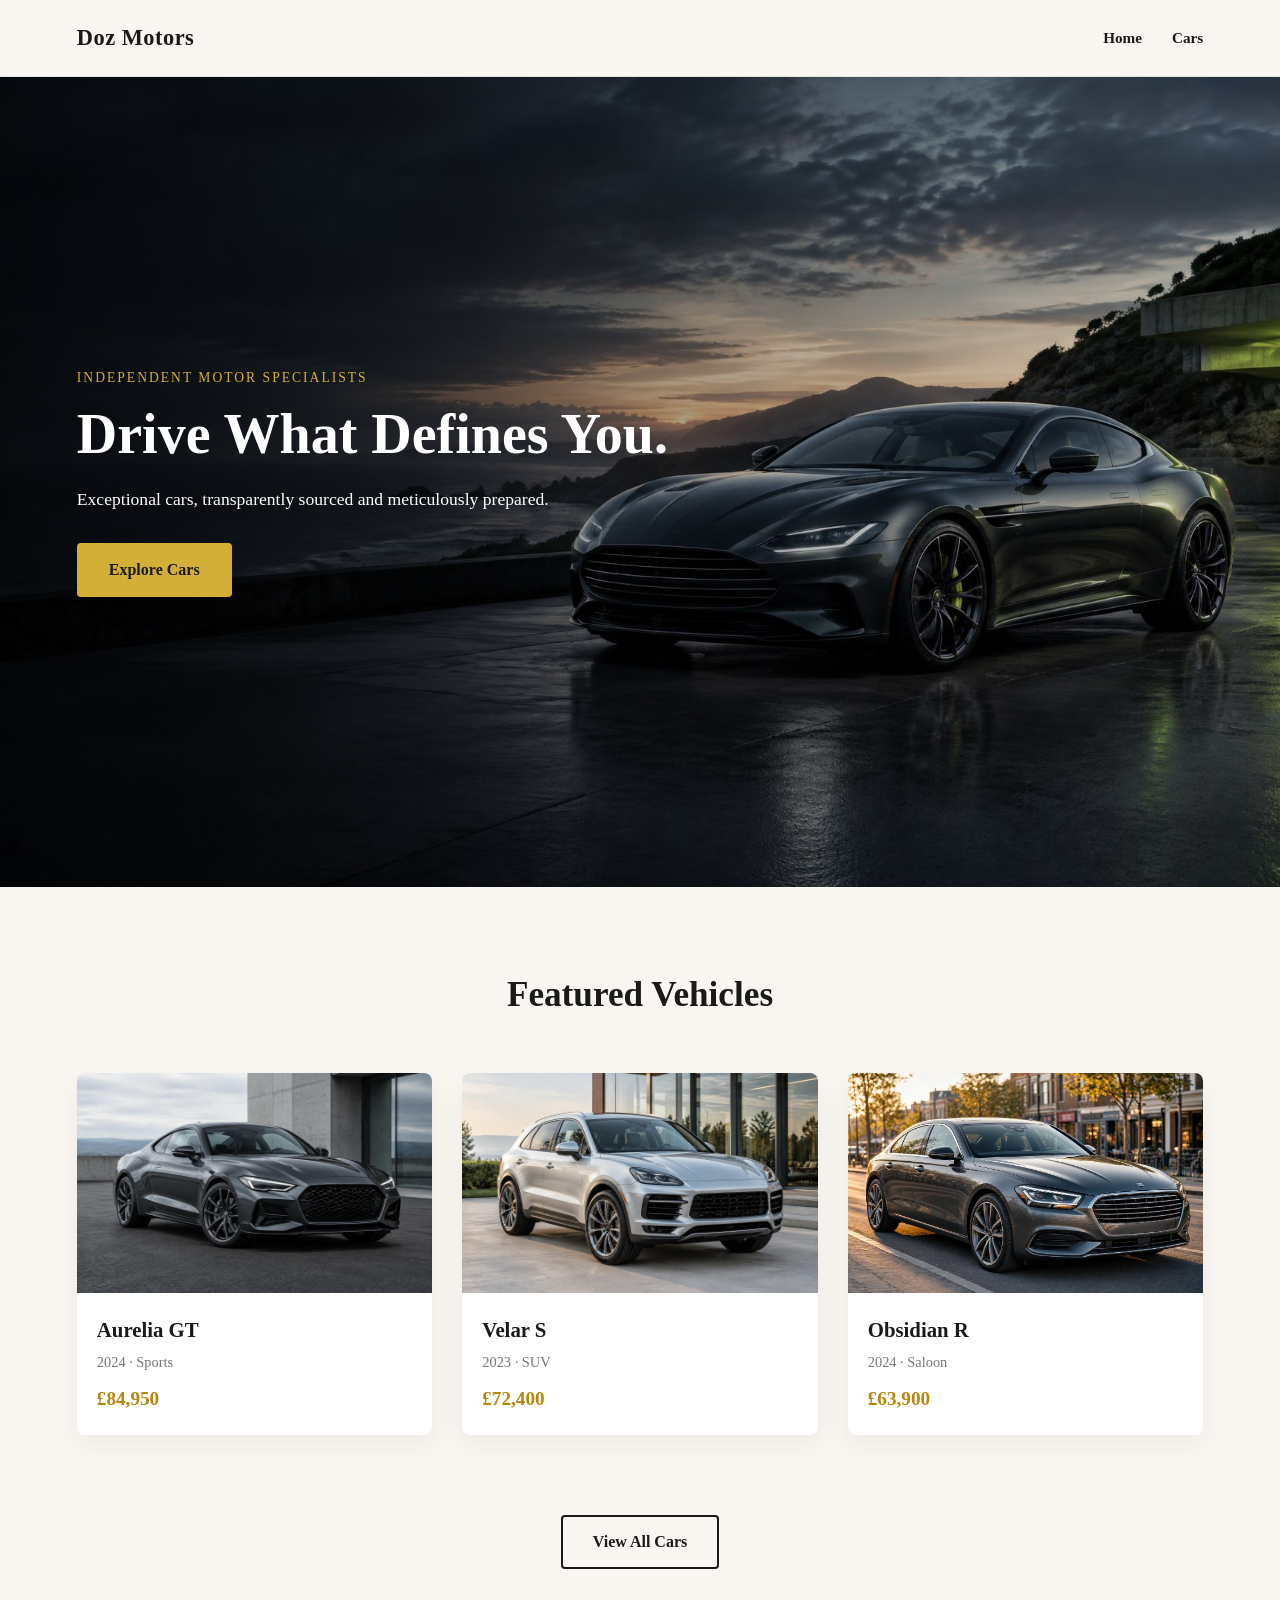
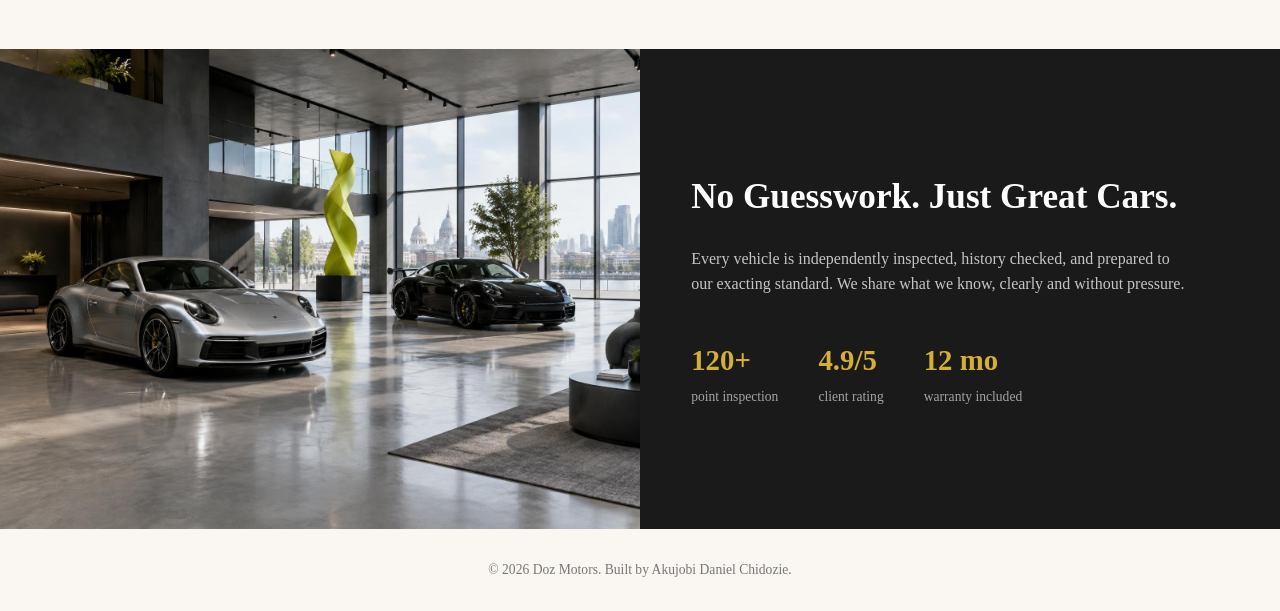
<file: index.html>
<!DOCTYPE html>
<html lang="en">
<head>
    <meta charset="UTF-8">
    <meta name="viewport" content="width=device-width, initial-scale=1.0">
    <title>Doz Motors | Premium Cars</title>
    <link rel="stylesheet" href="style.css">
</head>
<body>

    <nav class="navbar" id="top">
        <div class="logo">Doz Motors</div>
        <div class="nav-links">
            <a href="index.html">Home</a>
            <a href="cars.html">Cars</a>
        </div>
    </nav>

    <section class="hero">
        <img src="dozmotors-img/doz-hero.jpg" alt="Doz Motors performance car on a coastal road" class="hero-bg">
        <div class="hero-content">
            <p class="eyebrow">Independent motor specialists</p>
            <h1>Drive What Defines You.</h1>
            <p class="hero-text">Exceptional cars, transparently sourced and meticulously prepared.</p>
            <a href="cars.html" class="btn-primary">Explore Cars</a>
        </div>
    </section>

    <section class="featured">
        <h2>Featured Vehicles</h2>

        <div class="car-grid">
            <div class="car-card">
                <img src="dozmotors-img/doz-sports.jpg" alt="Aurelia GT">
                <h3>Aurelia GT</h3>
                <p class="car-meta">2024 · Sports</p>
                <p class="car-price">£84,950</p>
            </div>

            <div class="car-card">
                <img src="dozmotors-img/doz-suv.jpg" alt="Velar S">
                <h3>Velar S</h3>
                <p class="car-meta">2023 · SUV</p>
                <p class="car-price">£72,400</p>
            </div>

            <div class="car-card">
                <img src="dozmotors-img/doz-saloon.webp" alt="Obsidian R">
                <h3>Obsidian R</h3>
                <p class="car-meta">2024 · Saloon</p>
                <p class="car-price">£63,900</p>
            </div>
        </div>

        <a href="cars.html" class="btn-secondary">View All Cars</a>
    </section>

    <section class="about">
        <img src="dozmotors-img/doz-about.jpg" alt="Doz Motors showroom">
        <div class="about-content">
            <h2>No Guesswork. Just Great Cars.</h2>
            <p>Every vehicle is independently inspected, history checked, and prepared to our exacting standard. We share what we know, clearly and without pressure.</p>

            <div class="stats">
                <div>
                    <strong>120+</strong>
                    <span>point inspection</span>
                </div>
                <div>
                    <strong>4.9/5</strong>
                    <span>client rating</span>
                </div>
                <div>
                    <strong>12 mo</strong>
                    <span>warranty included</span>
                </div>
            </div>
        </div>
    </section>

    <footer>
        <p>© 2026 Doz Motors. Built by Akujobi Daniel Chidozie.</p>
    </footer>

<a href="#top" class="back-to-top" aria-label="Back to top">
    <svg viewBox="0 0 24 24" fill="none" stroke="currentColor" stroke-width="2.3" stroke-linecap="round" stroke-linejoin="round">
        <path d="M6 15l6-6l6 6" />
    </svg>
</a>

<script src="script.js"></script>

</body>
</html>
</file>
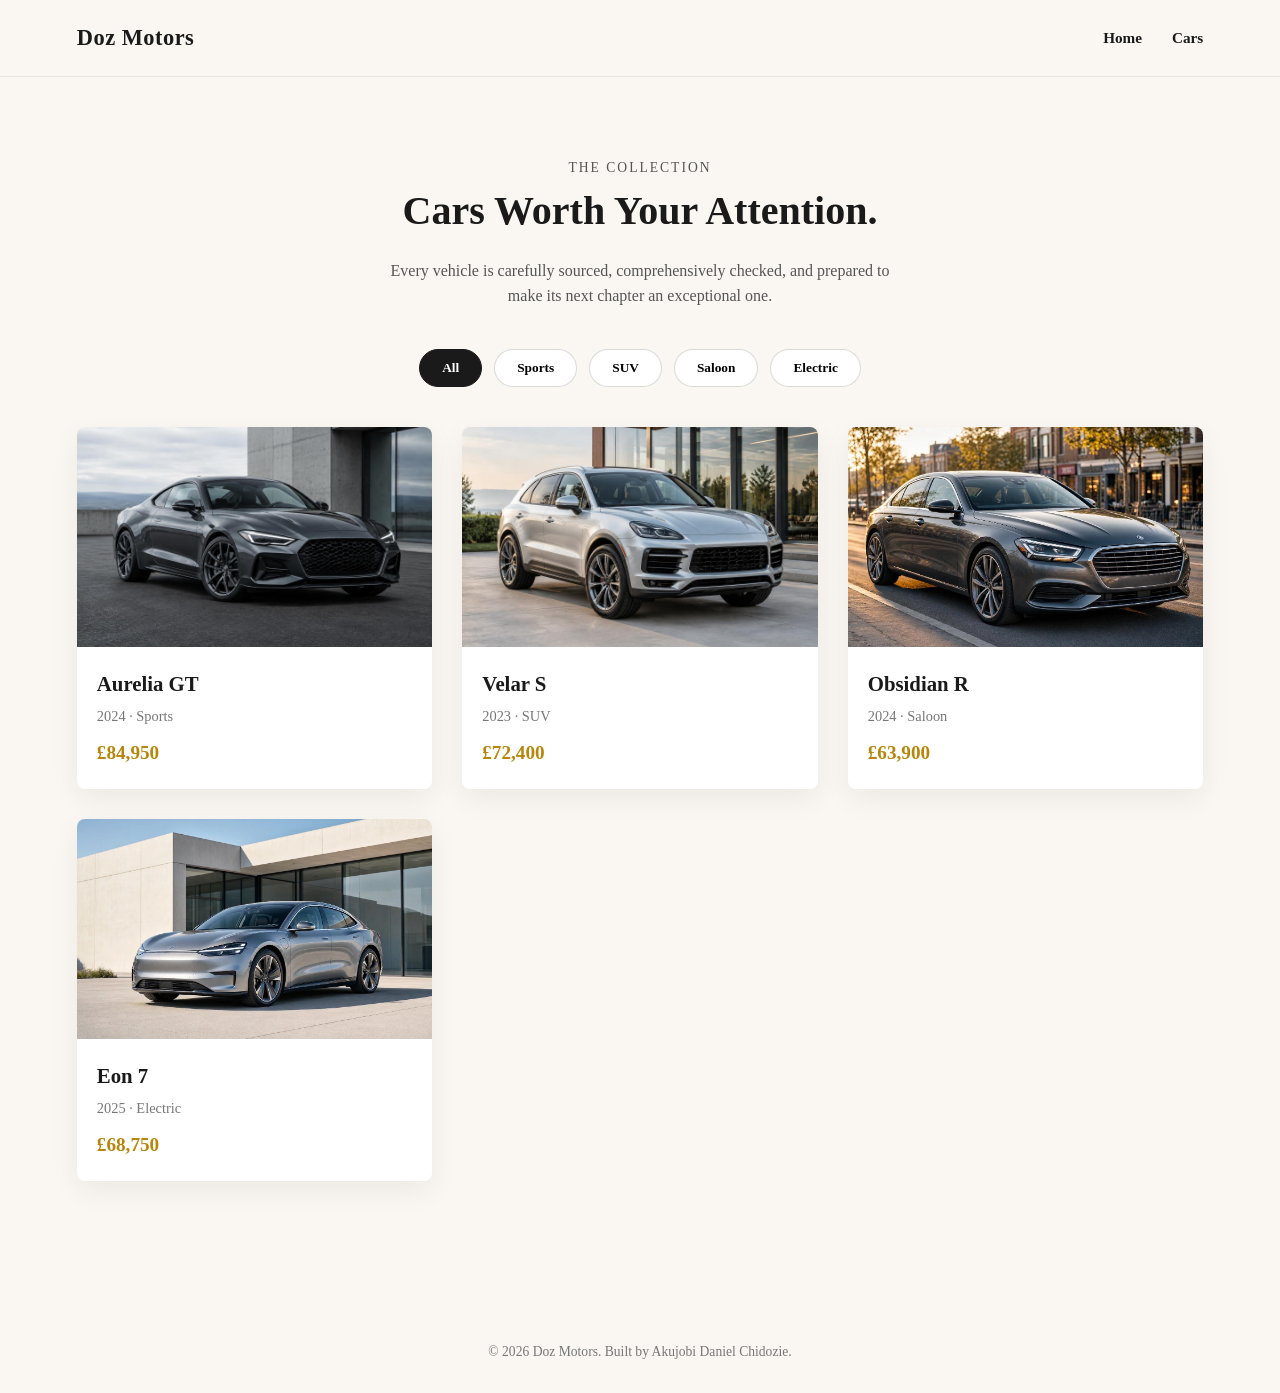
<file: cars.html>
<!DOCTYPE html>
<html lang="en">
<head>
    <meta charset="UTF-8">
    <meta name="viewport" content="width=device-width, initial-scale=1.0">
    <title>Our Collection | Doz Motors</title>
    <link rel="stylesheet" href="style.css">
</head>
<body>

    <nav class="navbar" id="top">
        <div class="logo">Doz Motors</div>
        <div class="nav-links">
            <a href="index.html">Home</a>
            <a href="cars.html">Cars</a>
        </div>
    </nav>

    <section class="page-intro">
        <p class="eyebrow-dark">The collection</p>
        <h1>Cars Worth Your Attention.</h1>
        <p>Every vehicle is carefully sourced, comprehensively checked, and prepared to make its next chapter an exceptional one.</p>
    </section>

    <section class="filters">
        <button class="filter-btn active" data-filter="All">All</button>
        <button class="filter-btn" data-filter="Sports">Sports</button>
        <button class="filter-btn" data-filter="SUV">SUV</button>
        <button class="filter-btn" data-filter="Saloon">Saloon</button>
        <button class="filter-btn" data-filter="Electric">Electric</button>
    </section>

    <section class="car-grid-section">
        <div class="car-grid">

            <div class="car-card" data-category="Sports">
                <img src="dozmotors-img/doz-sports.jpg" alt="Aurelia GT">
                <h3>Aurelia GT</h3>
                <p class="car-meta">2024 · Sports</p>
                <p class="car-price">£84,950</p>
            </div>

            <div class="car-card" data-category="SUV">
                <img src="dozmotors-img/doz-suv.jpg" alt="Velar S">
                <h3>Velar S</h3>
                <p class="car-meta">2023 · SUV</p>
                <p class="car-price">£72,400</p>
            </div>

            <div class="car-card" data-category="Saloon">
                <img src="dozmotors-img/doz-saloon.webp" alt="Obsidian R">
                <h3>Obsidian R</h3>
                <p class="car-meta">2024 · Saloon</p>
                <p class="car-price">£63,900</p>
            </div>

            <div class="car-card" data-category="Electric">
                <img src="dozmotors-img/ele.webp" alt="Eon 7">
                <h3>Eon 7</h3>
                <p class="car-meta">2025 · Electric</p>
                <p class="car-price">£68,750</p>
            </div>

        </div>
    </section>

    
    <footer>
        <p>© 2026 Doz Motors. Built by Akujobi Daniel Chidozie.</p>
    </footer>

    <script src="script.js"></script>

<a href="#top" class="back-to-top" aria-label="Back to top">
    <svg viewBox="0 0 24 24" fill="none" stroke="currentColor" stroke-width="2.3" stroke-linecap="round" stroke-linejoin="round">
        <path d="M6 15l6-6l6 6" />
    </svg>
</a>

<script src="script.js"></script>

</body>
</html>
</file>
<file: style.css>
* {
    margin: 0;
    padding: 0;
    box-sizing: border-box;
}

body {
    font-family: "Georgia", serif;
    background-color: #FAF7F2;
    color: #1A1A1A;
    line-height: 1.6;
}

h1, h2, h3 {
    font-family: "Georgia", serif;
    font-weight: 600;
}

a {
    text-decoration: none;
    color: inherit;
}

/* NAVBAR */
.navbar {
    display: flex;
    justify-content: space-between;
    align-items: center;
    padding: 20px 6%;
    background-color: #FAF7F2;
    border-bottom: 1px solid rgba(0,0,0,0.08);
}

.logo {
    font-size: 1.4rem;
    font-weight: 700;
    letter-spacing: 0.5px;
}

.nav-links {
    display: flex;
    gap: 30px;
}

.nav-links a {
    font-size: 0.95rem;
    font-weight: 600;
    transition: color 0.2s;
}

.nav-links a:hover {
    color: #B8860B;
}

/* HERO */
.hero {
    position: relative;
    height: 90vh;
    overflow: hidden;
}

.hero-bg {
    width: 100%;
    height: 100%;
    object-fit: cover;
}

.hero-content {
    position: absolute;
    top: 0;
    left: 0;
    height: 100%;
    width: 100%;
    display: flex;
    flex-direction: column;
    justify-content: center;
    padding: 0 6%;
    background: linear-gradient(to right, rgba(0,0,0,0.6), rgba(0,0,0,0.1));
    color: #FFFFFF;
}

.eyebrow {
    text-transform: uppercase;
    letter-spacing: 2px;
    font-size: 0.85rem;
    margin-bottom: 15px;
    color: #D4AF37;
}

.hero-content h1 {
    font-size: 3.5rem;
    max-width: 600px;
    line-height: 1.1;
    margin-bottom: 20px;
}

.hero-text {
    max-width: 480px;
    margin-bottom: 30px;
    font-size: 1.1rem;
}

.btn-primary {
    display: inline-block;
    background-color: #D4AF37;
    color: #1A1A1A;
    padding: 14px 32px;
    border-radius: 4px;
    font-weight: 700;
    width: fit-content;
    transition: background-color 0.3s;
}

.btn-primary:hover {
    background-color: #FFFFFF;
}

.btn-secondary {
    display: inline-block;
    margin-top: 30px;
    border: 2px solid #1A1A1A;
    padding: 12px 30px;
    border-radius: 4px;
    font-weight: 700;
    transition: all 0.3s;
}

.btn-secondary:hover {
    background-color: #1A1A1A;
    color: #FFFFFF;
}

/* FEATURED CARS */
.featured {
    padding: 80px 6%;
    text-align: center;
}

.featured h2 {
    font-size: 2.2rem;
    margin-bottom: 50px;
}

.car-grid {
    display: grid;
    grid-template-columns: repeat(3, 1fr);
    gap: 30px;
    margin-bottom: 50px;
    text-align: left;
}

.car-card {
    background-color: #FFFFFF;
    border-radius: 8px;
    overflow: hidden;
    box-shadow: 0 10px 30px rgba(0,0,0,0.06);
    transition: transform 0.3s ease;
}

.car-card:hover {
    transform: translateY(-6px);
}

.car-card img {
    width: 100%;
    height: 220px;
    object-fit: cover;
    display: block;
}

.car-card h3 {
    font-size: 1.3rem;
    margin: 20px 20px 5px;
}

.car-meta {
    font-size: 0.9rem;
    color: #777;
    margin: 0 20px 10px;
}

.car-price {
    font-size: 1.2rem;
    font-weight: 700;
    color: #B8860B;
    margin: 0 20px 20px;
}

/* ABOUT */
.about {
    display: grid;
    grid-template-columns: 1fr 1fr;
    align-items: center;
    background-color: #1A1A1A;
    color: #FFFFFF;
}

.about img {
    width: 100%;
    height: 100%;
    min-height: 420px;
    object-fit: cover;
}

.about-content {
    padding: 60px 8%;
}

.about-content h2 {
    font-size: 2.2rem;
    margin-bottom: 20px;
}

.about-content p {
    color: rgba(255,255,255,0.75);
    margin-bottom: 40px;
    max-width: 500px;
}

.stats {
    display: flex;
    gap: 40px;
}

.stats strong {
    display: block;
    font-size: 1.8rem;
    color: #D4AF37;
}

.stats span {
    font-size: 0.85rem;
    color: rgba(255,255,255,0.6);
}

/* FOOTER */
footer {
    text-align: center;
    padding: 30px;
    background-color: #FAF7F2;
    font-size: 0.85rem;
    color: #777;
}

/* MOBILE */
@media (max-width: 768px) {
    .car-grid {
        grid-template-columns: 1fr;
    }
    .about {
        grid-template-columns: 1fr;
    }
    .hero-content h1 {
        font-size: 2.2rem;
    }
    .hero-bg {
        object-position: center 30%;
    }
}

.page-intro {
    text-align: center;
    padding: 80px 6% 40px;
}

.eyebrow-dark {
    text-transform: uppercase;
    letter-spacing: 2px;
    font-size: 0.85rem;
    color: #B8860B;
    margin-bottom: 15px;
}

.page-intro h1 {
    font-size: 2.5rem;
    margin-bottom: 15px;
}

.page-intro p {
    max-width: 500px;
    margin: 0 auto;
    color: #555;
}

.filters {
    display: flex;
    justify-content: center;
    gap: 12px;
    flex-wrap: wrap;
    padding: 0 6% 40px;
}

.filter-btn {
    background-color: #FFFFFF;
    border: 1px solid rgba(0,0,0,0.15);
    padding: 10px 22px;
    border-radius: 30px;
    font-family: inherit;
    font-weight: 600;
    cursor: pointer;
    transition: all 0.2s;
}

.filter-btn:hover {
    border-color: #D4AF37;
}

.filter-btn.active {
    background-color: #1A1A1A;
    color: #FFFFFF;
    border-color: #1A1A1A;
}

.car-grid-section {
    padding: 0 6% 80px;
}


.back-to-top {
    position: fixed;
    bottom: 28px;
    right: 28px;
    width: 52px;
    height: 52px;
    display: flex;
    justify-content: center;
    align-items: center;
    border-radius: 50%;
    background-color: #1A1A1A;
    border: 2px solid #D4AF37;
    color: #D4AF37;
    box-shadow: 0 10px 25px rgba(0,0,0,0.3);
    transition: all 0.3s ease;
    z-index: 999;
    opacity: 0;
    visibility: hidden;
    pointer-events: none;
}

.back-to-top.show {
    opacity: 1;
    visibility: visible;
    pointer-events: auto;
}

.back-to-top svg {
    width: 22px;
    height: 22px;
}

.back-to-top:hover {
    background-color: #D4AF37;
    color: #1A1A1A;
    transform: translateY(-4px);
}

@media (max-width: 768px) {
    .back-to-top {
        width: 44px;
        height: 44px;
        bottom: 20px;
        right: 20px;
    }
}
</file>
